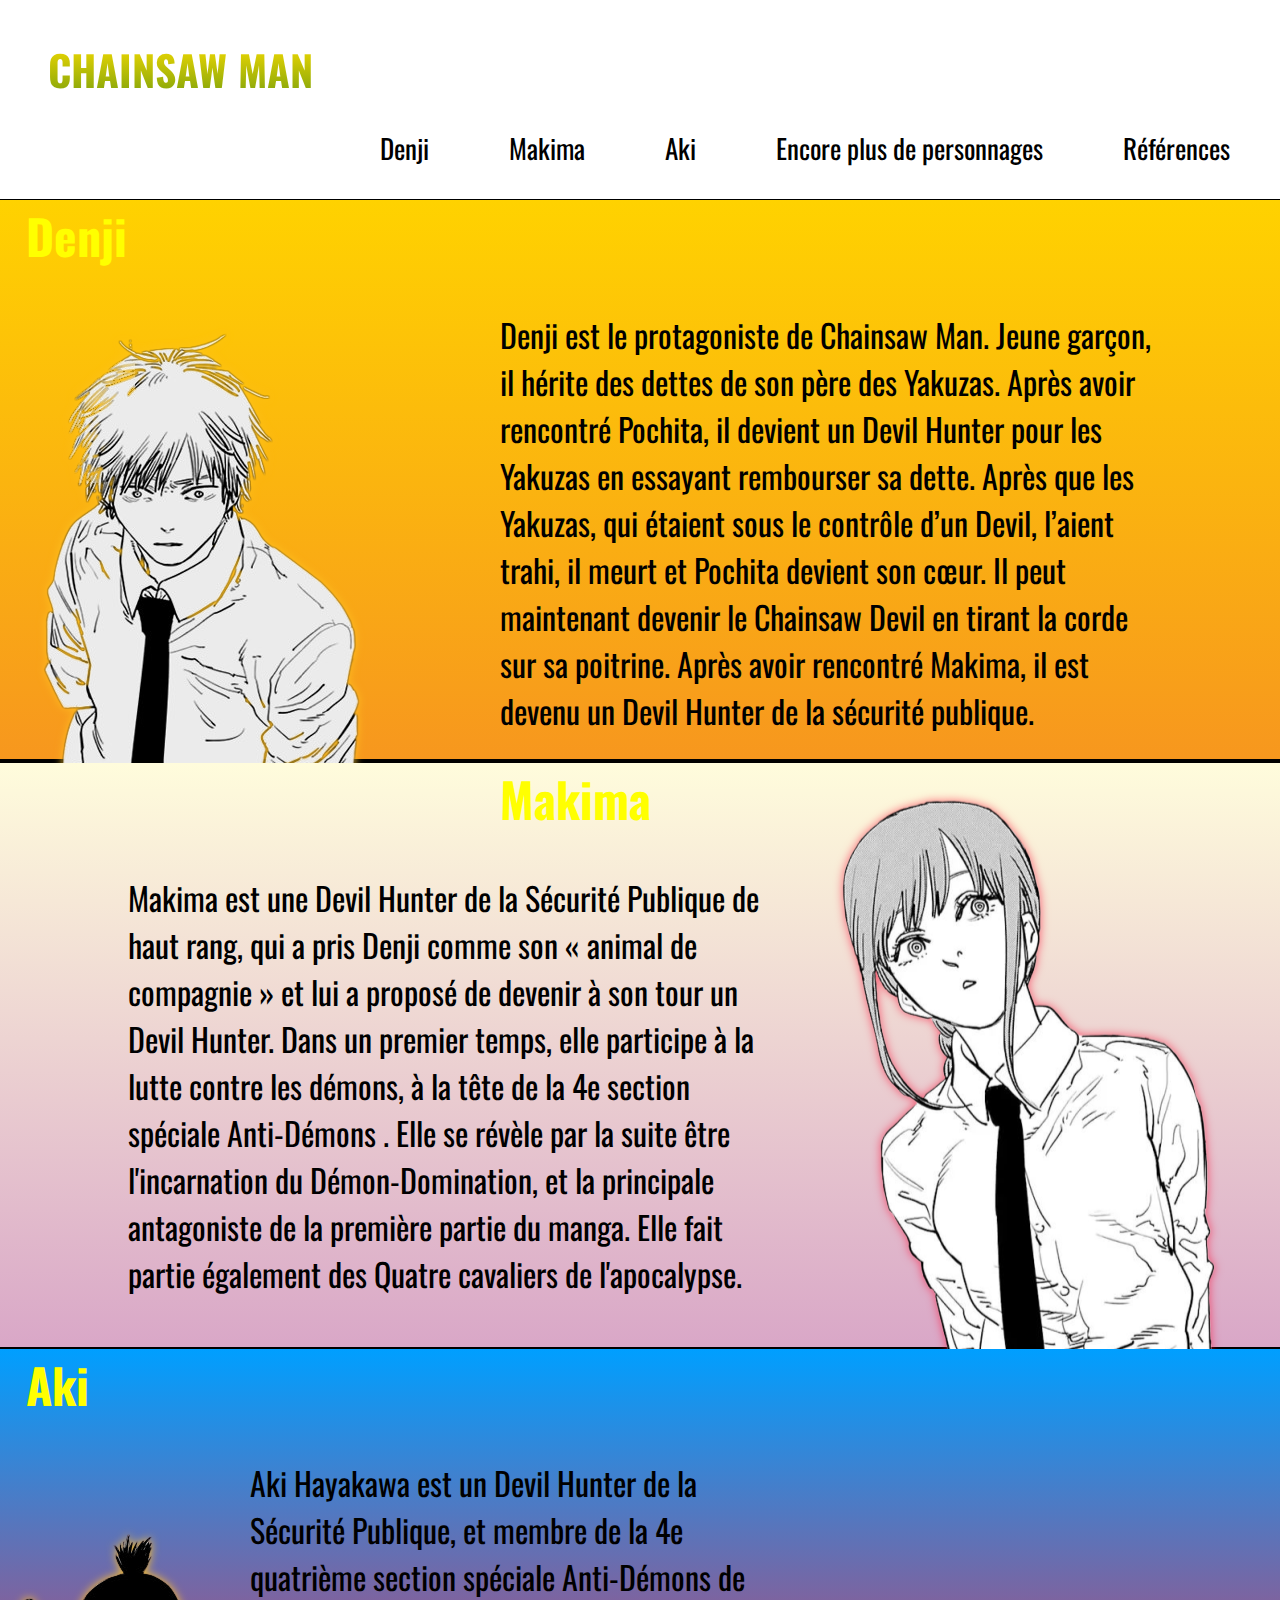
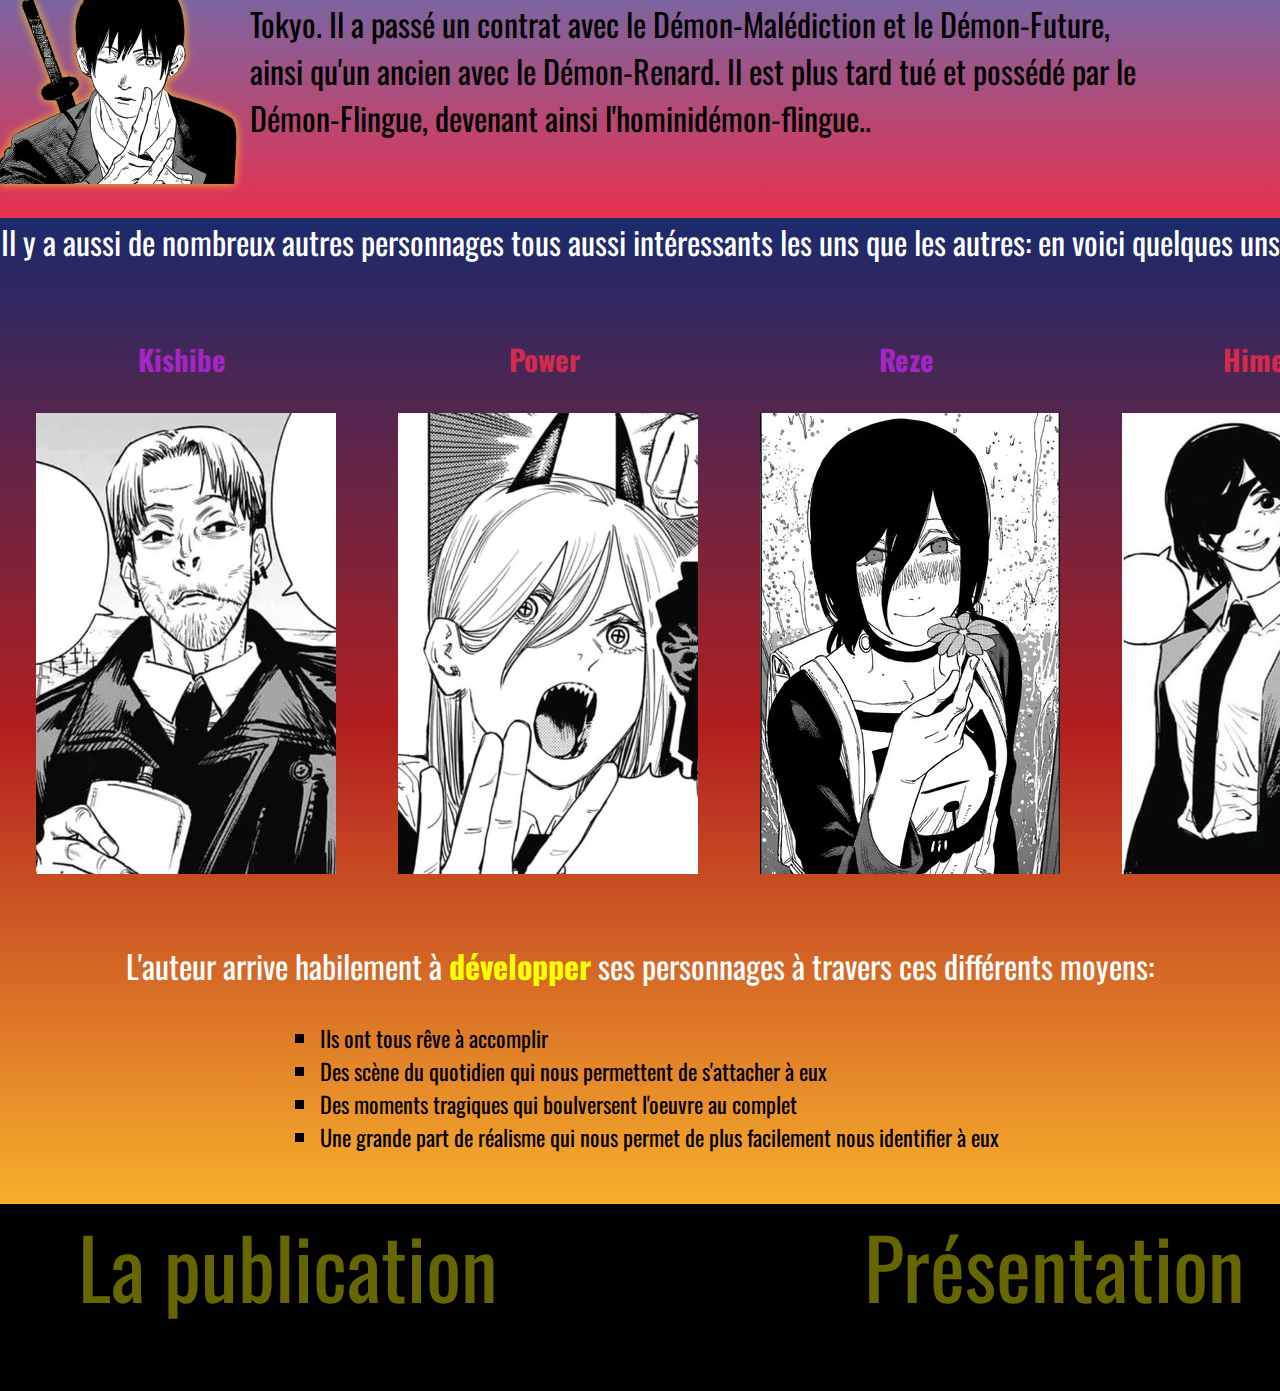
<file: HTML/personnages.html>
<!DOCTYPE html>
<head>
    <meta charset="UTF-8">
    <link rel="stylesheet" href="../CSS/style.css">
    <title>Document</title>
</head>
<body>
    
    <header>
        <h1 class="titre">CHAINSAW MAN</h1>
        <ul class="Parties">
            <li><a href="#denji">Denji</a></li>
            <li><a href="#makima" >Makima</a></li>
            <li><a href="#aki">Aki</a></li>
            <li><a href="#tab-personnages">Encore plus de personnages</a></li>
            <li><a href="../HTML/références.html">Références</a></li>
        </ul>
    </header>

    <section id="denji">
            <h2 class="titre-texte">Denji</h2>
            <img src="../images/denji-removebg-preview.png" id="image-denji">
            <p id="texte-denji">Denji est le protagoniste de Chainsaw Man. Jeune garçon, il hérite des dettes de son père des Yakuzas. Après avoir rencontré Pochita, il devient un Devil Hunter pour les Yakuzas en
            essayant
            rembourser sa dette. Après que les Yakuzas, qui étaient sous le contrôle d’un Devil, l’aient trahi, il meurt et Pochita devient son cœur. 
            Il peut maintenant devenir le Chainsaw Devil en tirant la corde sur sa poitrine. Après avoir rencontré Makima, il est devenu un Devil Hunter de la sécurité publique.
            </p>
    </section>

    <section id="makima">
        
            <h2 class="titre-texte">Makima</h2>
            <img src="../images/makima manga.png" id="image-makima">
            <p id="texte-makima">Makima est une Devil Hunter de la Sécurité Publique de haut rang, qui a pris Denji comme son « animal de compagnie » et lui a proposé de devenir à son tour un Devil Hunter. Dans un premier temps, elle participe à la lutte contre les démons, à la tête de la 4e section spéciale Anti-Démons
                . Elle se révèle par la suite être l'incarnation du Démon-Domination, et la principale antagoniste de la première partie du manga. Elle fait partie également
                des Quatre cavaliers de l'apocalypse.
            </p>
       
    </section>

    <section id="aki">
     
            <h2 class="titre-texte">Aki</h2>
            <img src="../images/aki-removebg-preview.png" id="image-aki">
            <p id="texte-denji">Aki Hayakawa  est un Devil Hunter de la Sécurité Publique, et membre de la 4e quatrième section spéciale Anti-Démons de Tokyo. Il a passé un contrat avec
                 le Démon-Malédiction et le Démon-Future,
                 ainsi qu'un ancien avec le Démon-Renard. Il est plus tard tué et possédé par le Démon-Flingue, devenant ainsi l'hominidémon-flingue..
            </p>
        
    </section>



    <section id="tab-personnages">
        <p>Il y a aussi de nombreux autres personnages tous aussi intéressants les uns que les autres: en voici quelques uns</p>
        <table>
            <tr>
                <th class="a">Kishibe</th>
                <th class="b">Power</th>
                <th class="a">Reze</th>
                <th class="b">Himeno</th>
            </tr>
            <tr>
                <td><img src="../images/Kishibe_29.jpg" ></td>
                <td><img src="../images/Power.jpg" ></td>
                <td><img src="../images/Reze.jpg" ></td>
                <td><img src="../images/Himeno.jpg" ></td>
            </tr>

        </table>

        <p>L'auteur arrive habilement à <span class="important">développer</span> ses personnages à travers ces différents moyens:</p>
                <ul id="liste-personnages">
                    <li>Ils ont tous rêve à accomplir</li>
                    <li>Des scène du quotidien qui nous permettent de s'attacher à eux</li>
                    <li>Des moments tragiques qui boulversent l'oeuvre au complet</li>
                    <li>Une grande part de réalisme qui nous permet de plus facilement nous identifier à eux</li>
                </ul>



    </section>

    <footer>
        <a href="publication.html"><span id="lien-personnages">La publication</span></a>
        <a href="index.html"><span id="lien-presentation">Présentation</span></a>
    </footer>

</body>
</html>
</file>
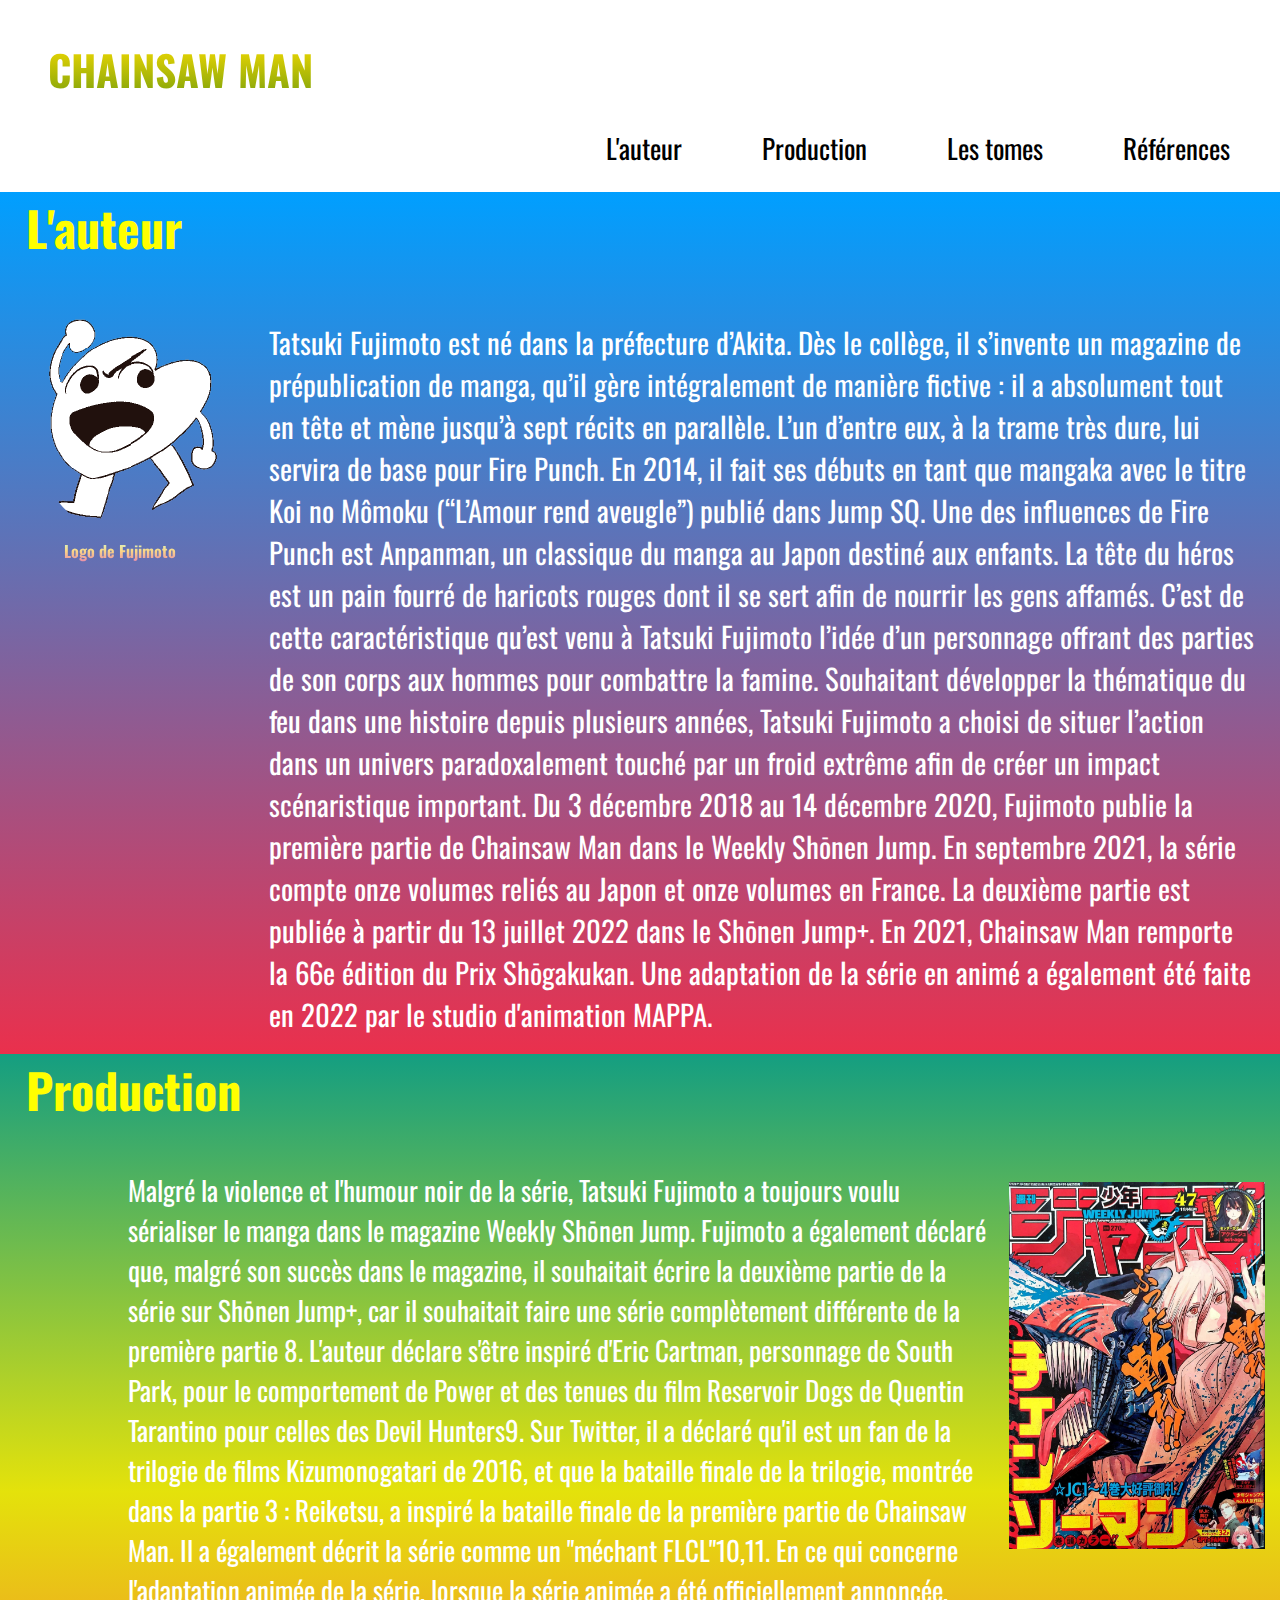
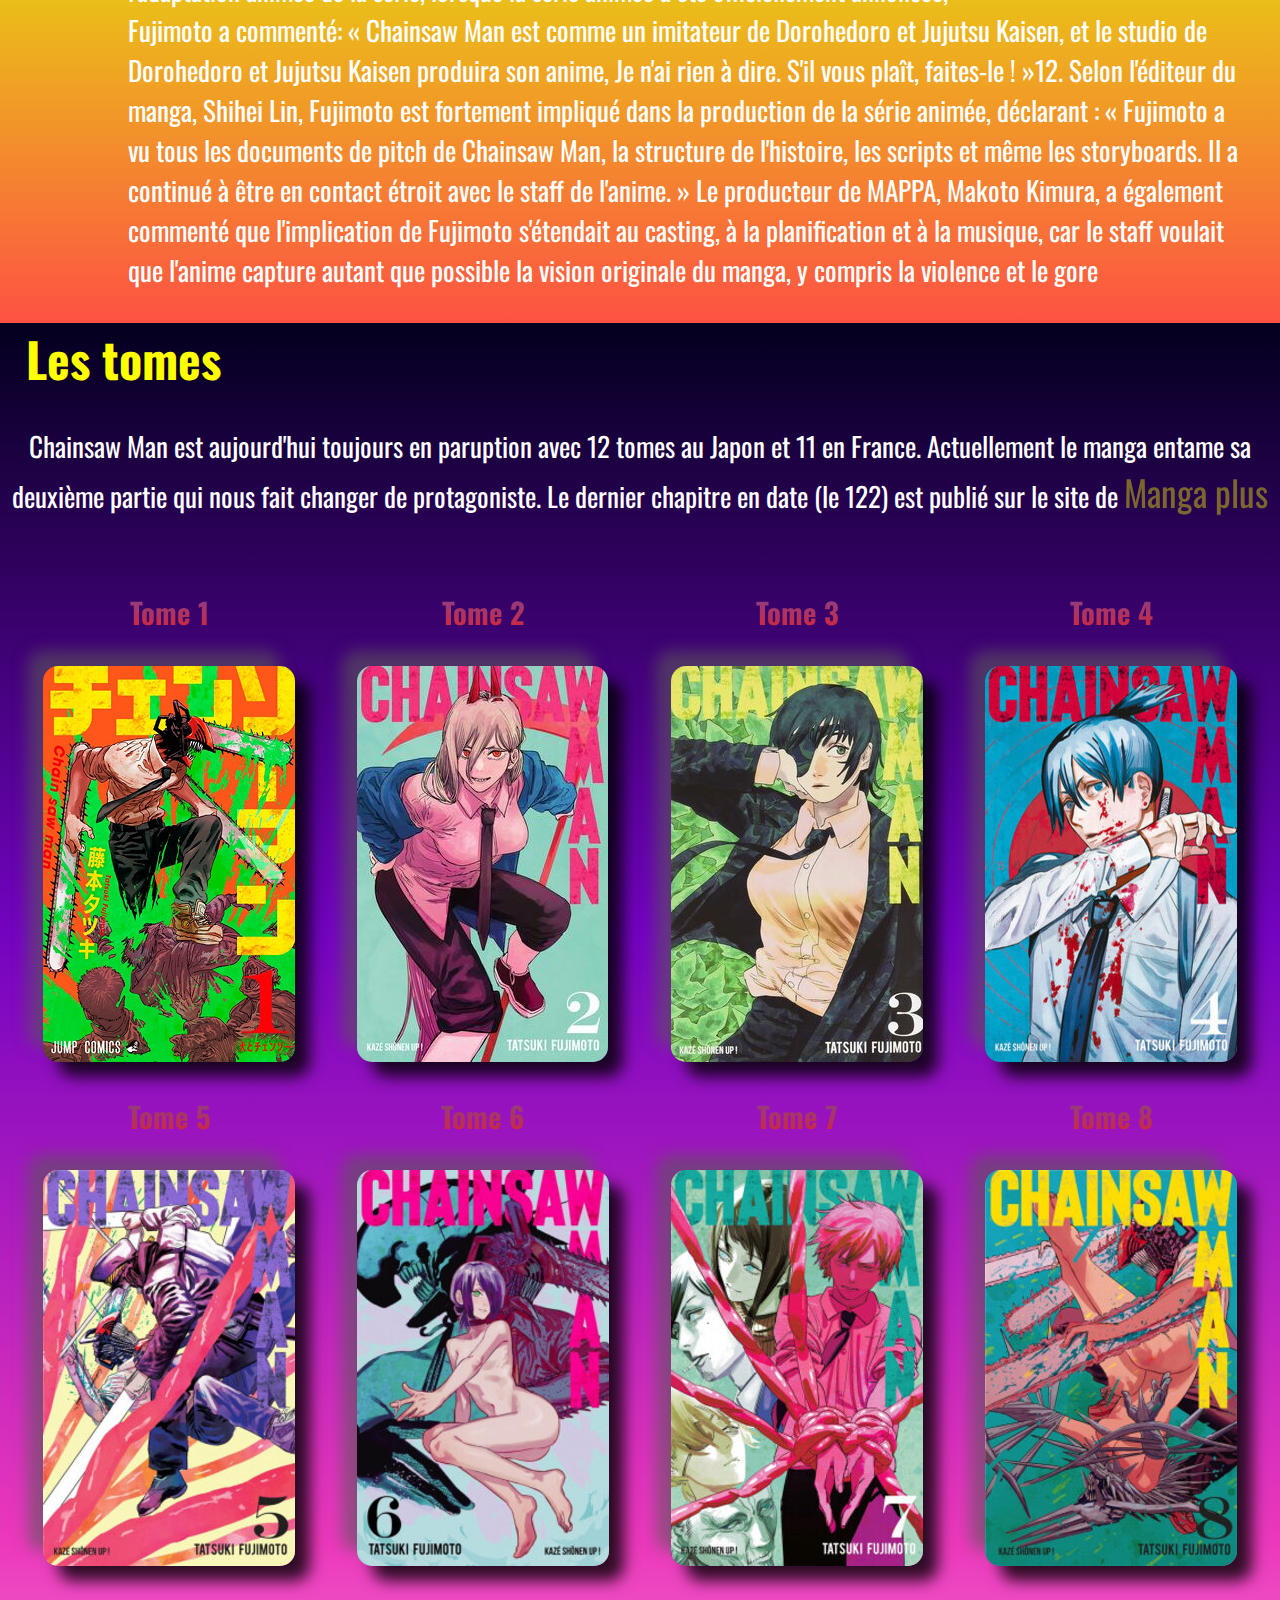
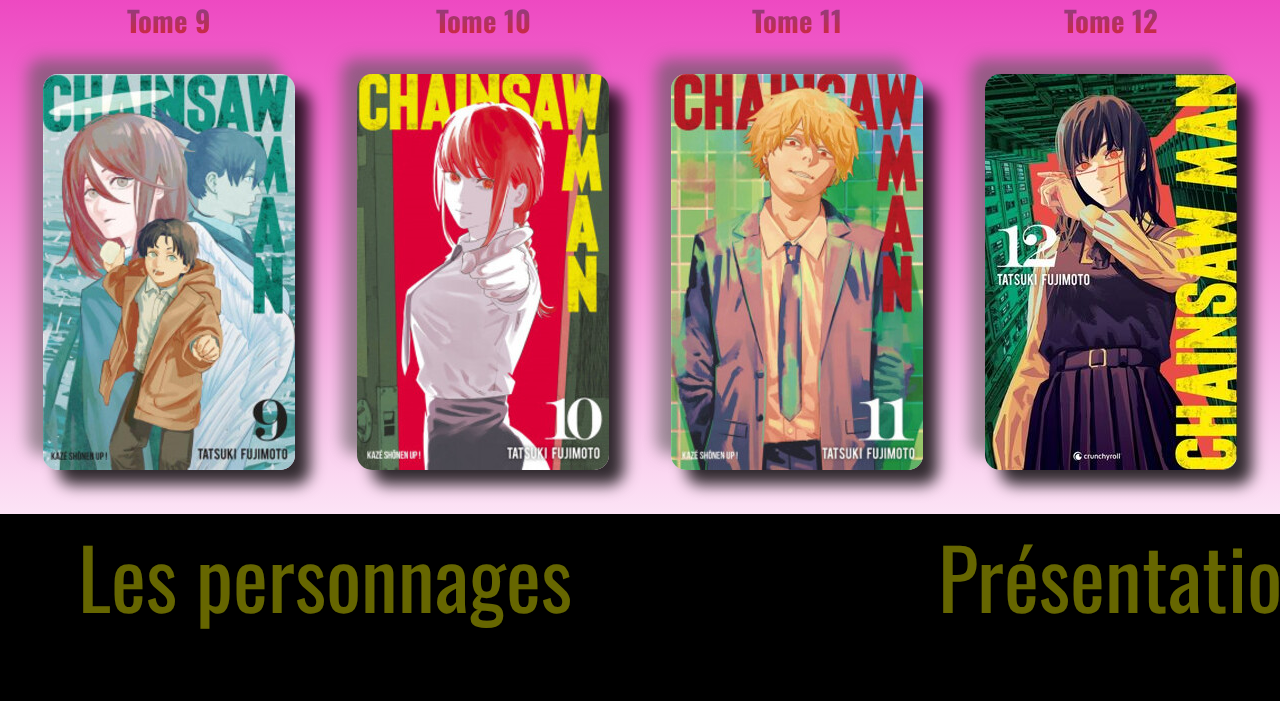
<file: HTML/publication.html>
<!DOCTYPE html>

<html>

    <head>
        <meta charset="utf-8">
        <title>Test</title>
        <link rel="stylesheet" href="../CSS/style.css">
    </head>

    <body>
        <header>
            <h1 class="titre">CHAINSAW MAN</h1>
            <ul class="Parties">
                <li><a href="#auteur">L'auteur</a></li>
                <li><a href="#production" >Production</a></li>
                <li><a href="#tomes">Les tomes</a></li>
                <li><a href="../HTML/références.html">Références</a></li>
            </ul>
        </header>

        <section id="auteur">
           
                <h1 class="titre-texte">L'auteur</h1>
                <img src="../images/tatsuki-fujimoto.png" alt="tatsuki-fujimoto logo" id="fujimoto">
                <p id="text-logo">Logo de Fujimoto</p>
                <p class="texte-introduction">
                    Tatsuki Fujimoto est né dans la préfecture d’Akita. Dès le collège, il s’invente un magazine de prépublication de manga, qu’il gère intégralement de manière fictive
                     : il a absolument tout en tête et mène jusqu’à sept récits en parallèle. L’un d’entre eux, à la trame très dure, lui servira de base pour Fire Punch. En 2014, il fait ses 
                     débuts en tant que mangaka avec le titre Koi no Mômoku (“L’Amour rend aveugle”) publié dans Jump SQ.
                    Une des influences de Fire Punch est Anpanman, un classique du manga au Japon destiné aux enfants. La tête du héros est un pain fourré de haricots rouges dont il se sert afin de nourrir les gens affamés.
                    C’est de cette caractéristique qu’est venu à Tatsuki Fujimoto l’idée d’un personnage offrant des parties de son corps aux hommes pour combattre la famine. Souhaitant développer la thématique du feu 
                    dans une histoire depuis plusieurs années, Tatsuki Fujimoto a choisi de situer l’action dans un univers paradoxalement touché par un froid extrême afin de créer un impact scénaristique important.
                    Du 3 décembre 2018 au 14 décembre 2020, Fujimoto publie la première partie de Chainsaw Man dans le Weekly Shōnen Jump. En septembre 2021, la série compte onze volumes reliés au Japon et onze volumes en France. La deuxième partie est publiée à partir du 13 juillet 2022 dans le Shōnen Jump+. En 2021, Chainsaw Man remporte la 66e édition du Prix Shōgakukan. Une adaptation de la série en animé a également été faite en 2022 par le studio d'animation MAPPA.


                </p>
            


        </section>

        <section id="production">
           
                <img src="../images/jump-chainsaw.jpg" height="20%" width="20%" id="shonen-jump-cover">
                <h1 class="titre-texte">Production</h1>
                <p class="texte-production">Malgré la violence et l'humour noir de la série, Tatsuki Fujimoto a toujours voulu sérialiser le manga dans le magazine Weekly Shōnen Jump. Fujimoto a également déclaré que,
                     malgré son succès dans le magazine, il souhaitait écrire la deuxième partie de la série sur Shōnen Jump+, car il souhaitait faire une série complètement différente de la première partie
                     8. L'auteur déclare s'être inspiré d'Eric Cartman, personnage de South Park, pour le comportement de Power et des tenues du film Reservoir Dogs de Quentin Tarantino pour celles des Devil 
                     Hunters9. Sur Twitter, il a déclaré qu'il est un fan de la trilogie de films Kizumonogatari de 2016, et que la bataille finale de la trilogie, montrée dans la partie 3 : Reiketsu, a inspiré
                      la bataille finale de la première partie de Chainsaw Man. Il a également décrit la série comme un "méchant FLCL"10,11.
                    En ce qui concerne l'adaptation animée de la série, lorsque la série animée a été officiellement annoncée, Fujimoto a commenté: « Chainsaw Man est comme un imitateur de Dorohedoro
                     et Jujutsu Kaisen, et le studio de Dorohedoro et Jujutsu Kaisen produira son anime, Je n'ai rien à dire. S'il vous plaît, faites-le ! »12. Selon l'éditeur du manga, Shihei Lin, Fujimoto
                      est fortement impliqué dans la production de la série animée, déclarant : « Fujimoto a vu tous les documents de pitch de Chainsaw Man, la structure de l'histoire, les scripts et même les
                       storyboards. Il a continué à être en contact étroit avec le staff de l'anime. » Le producteur de MAPPA, Makoto Kimura, a également commenté que l'implication de Fujimoto s'étendait au casting,
                        à la planification et à la musique, car le staff voulait que l'anime capture autant que possible la vision originale du manga, y compris la violence et le gore</p>
           
        </section>
    
        <section id="tomes">
                <h1 class="titre-texte">Les tomes</h1>
                <p>Chainsaw Man est aujourd'hui toujours en paruption avec 12 tomes au Japon et 11 en France. Actuellement le manga entame sa deuxième partie qui nous fait changer de protagoniste. 
                    Le dernier chapitre en date (le 122) est publié sur le site de <a href="https://mangaplus.shueisha.co.jp/viewer/7000674" target="_blank">Manga plus</a></p>
                
    
                    <table>
                        <tr>
                            <th>Tome 1</th>
                            <th>Tome 2</th>
                            <th>Tome 3</th>
                            <th>Tome 4</th>
                        </tr>
                        <tr>
                            <td><img src="../images/tome1.jpg" ></td>
                            <td><img src="../images/Tome2.jpg" ></td>
                            <td><img src="../images/tome3.jpg" ></td>
                            <td><img src="../images/tome4.jpg" ></td>
                        </tr>
                        <tr>
                            <th>Tome 5</th>
                            <th>Tome 6</th>
                            <th>Tome 7</th>
                            <th>Tome 8</th>
                        </tr>
                        <tr>
                            <td><img src="../images/tome5.jpg" ></td>
                            <td><img src="../images/tome6.jpg" ></td>
                            <td><img src="../images/tome7.jpg" ></td>
                            <td><img src="../images/tome8.jpg" ></td>
                        </tr>
                        <tr>
                            <th>Tome 9</th>
                            <th>Tome 10</th>
                            <th>Tome 11</th>
                            <th>Tome 12</th>
                        </tr>
                        <tr>
                            <td><img src="../images/tome9.jpg" ></td>
                            <td><img src="../images/tome10.jpg" ></td>
                            <td><img src="../images/tome11.jpg" ></td>
                            <td><img src="../images/tome12.jpg" ></td>
                        </tr>

                    </table>

        </section>

        <footer>
            <a href="personnages.html"><span id="lien-personnages">Les personnages</span></a>
            <a href="index.html"><span id="lien-presentation">Présentation</span></a>
        </footer>
    </body>


</html>
</file>
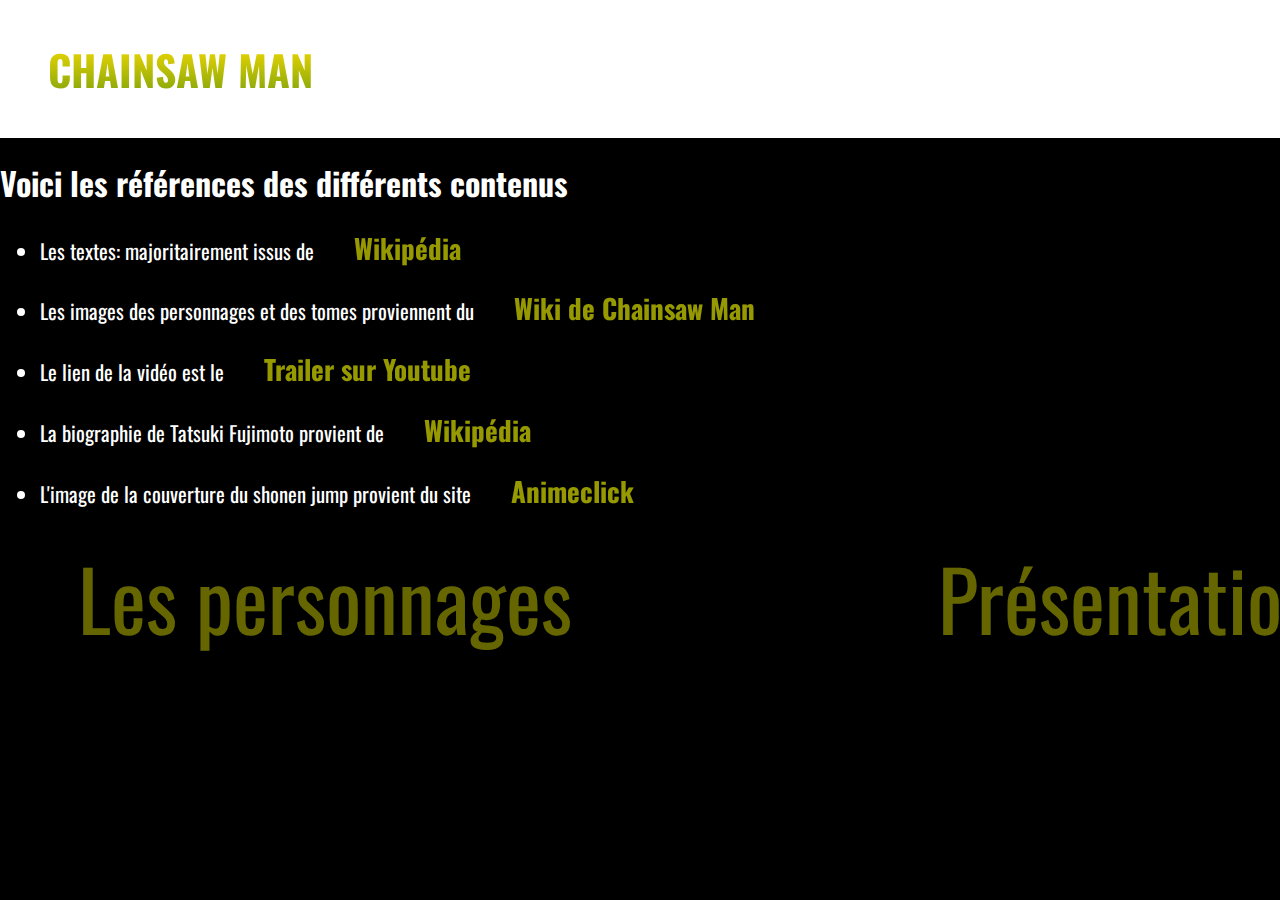
<file: HTML/références.html>
<!DOCTYPE html>
<head>
    <meta charset="UTF-8">
    <link rel="stylesheet" href="../CSS/style.css">
    <title>Document</title>
</head>
<body>



    <header>
        <h1 class="titre">CHAINSAW MAN</h1>
    </header>

    <section id="références">
        <h1>Voici les références des différents contenus</h1>
        <ul id="ref">
            <li><p>Les textes: majoritairement issus de<a href="https://fr.wikipedia.org/wiki/Chainsaw_Man" target="_blank"><span class="important">Wikipédia</span></a></p></li>
            <li><p>Les images des personnages et des tomes proviennent du<a href="https://chainsaw-man.fandom.com/fr/wiki/Cat%C3%A9gorie:Volumes" target="_blank"><span class="important">Wiki de Chainsaw Man</span></a></p></li>
            <li><p>Le lien de la vidéo est le<a href="https://youtu.be/LxsQZNTFfxc" target="_blank"><span class="important">Trailer sur Youtube</span></a></p></li>
            <li><p>La biographie de Tatsuki Fujimoto provient de<a href="https://fr.wikipedia.org/wiki/Tatsuki_Fujimoto" target="_blank"><span class="important">Wikipédia</span></a></p></li>
            <li><p>L'image de la couverture du shonen jump provient du site<a href="https://www.animeclick.it/news/83028-weekly-shonen-jump-diamo-uno-sguardo-al-n%25c2%25b0-47-2019" target="_blank"><span class="important">Animeclick</span></a></p></li>
        </ul>

    </section>



    <footer>
        <a href="personnages.html"><span id="lien-personnages">Les personnages</span></a>
        <a href="index.html"><span id="lien-presentation">Présentation</span></a>
    </footer>


</body>
</html>
</file>
<file: CSS/style.css>
@import url('https://fonts.googleapis.com/css2?family=Oswald:wght@500&display=swap');


*
{
    scroll-behavior: smooth;
}



body
{
    background-color: black;
    margin: 0;
    padding: 0;
    color: white;
    font-family: Oswald;
}


.pulse-anim{
    width: 200px;
    height: 200px;
    border-radius: 50%;
    background: black;
    margin: 100px auto 0;
    box-shadow: 0 0 0 0 black;
    animation: pulse 1.8s infinite;

}

.Parties
{
    font-family: Oswald;
    color: black;
    display: flex;
    justify-content: flex-end;
    list-style-type: none;
}



header, a
{
    text-decoration: none;
    font-size: 1.3em;
    margin: 40px;
    color:black;
    
}

header a:hover
{
    font-weight: bold;
    font-size: 1.4em;
    padding-bottom: 2%;
}

header a:visited
{
    color: black;
}


.titre
{
    padding-left: 3%;
    background:-webkit-linear-gradient(top, #FFE000, #799F0C);
    background-clip:text;
    -webkit-background-clip:text;
    color:transparent;
    font-family: Oswald;
    font-weight: bold;
}


header
{
    background-color: white;
    background-size: cover;
    border: 10px solid white ;
    margin: 0;
    animation: slideHeader 1s ease-out;
   
}

#introduction
{
    background: linear-gradient(#8A2387, #E94057, #F27121);
    background-size:cover ;
    margin: 0;
    animation: slide 1s ease-out;
}


.titre-texte
{
    margin-left: 2%;
    font-size: 3em;
    font-weight: bold;
    color: yellow;
}


.texte-introduction
{
    padding: 2%;
    margin-left: 19%;
    font-size: 1.8em;
    animation: slide 3s ease;
    animation: fade 4s ease;
}

#introduction, img
{
    float: left;
    padding-left: 1.2%;
    padding-bottom: 1.1%;

}

#couverture
{
    margin-left: -2%;
    transition: transform 0.6s;
}

#couverture:hover
{
    transform: scale(120%);
    border-radius: 15px;
    
}

.texte-histoire
{
    margin: 2.5%;
    margin-left: 12%;
    font-size: 1.7em;
    animation: fade 4s ease;
}



video
{

    position: relative;
    min-width: 100%;
    top: 50%;
    left: 50%;
    z-index: -100;
    transform: translate(-50%, -91%);
}

table,
td {
    border: 1px solid yellow;
    text-align: center;
    font-size: 1.8em;
}



#pourquoi-lire
{
    position: absolute;
    transform: translate(20%, -130%);
    margin: auto;
    height: 30%;
    width: 70%;
}



#lien-personnages
{
    position: relative;
    left: 3%;
    font-size: 4em;
    color: yellow;
    opacity: 0.4;
}

#lien-personnages:hover
{
    opacity: 1;
    text-shadow: 0 0 100px #FFE000;
}

#lien-publication
{
    position: relative;
    bottom: 0;
    left: 25%;
    font-size: 4em;
    color: yellow;
    opacity: 0.4;
}

#lien-publication:hover
{
    opacity: 1;
    text-shadow: 0 0 100px #FFE000;
}



#lien-presentation
{
    position: relative;
    bottom: 0;
    left: 25%;
    font-size: 4em;
    color: yellow;
    opacity: 0.4;
}

footer
{
    margin-top: -3%;
    position: relative;
    background-color: black;
    background-size:cover ;
    position: relative;
    z-index: 100;
    padding-bottom: 5%;

}



#lien-publication:hover
{
    opacity: 1;
    text-shadow: 0 0 100px #FFE000;
}

#lien-presentation:hover
{
    opacity: 1;
    text-shadow: 0 0 100px #FFE000;
}

/* Partie ------------------------------------  Publication **/

#auteur
{
    background: linear-gradient(#009FFF, #ec2F4B) ;
    background-size:cover ;
    margin: 0;
    margin-top: -3%;
    animation: slide 1s ease-out;
}

#production
{
    background: linear-gradient(#149e81, #e4e20b,  #fe5044) ;
    background-size:cover ;
    margin: 0;
    margin-top: -3%;
    animation: slide 1s ease-out;
}

#shonen-jump-cover
{
    float: right;
    padding-right: 1.2%;
    padding-top: 10%;
    padding-bottom: 2%;
}


#shonen-jump-cover
{
    position: relative;
    max-width: 50%;
    max-height: 50%;
}


#shonen-jump-cover:hover
{
    animation: zoom 3s infinite;
}

#fujimoto
{
    margin-left: 1.3%;
    border-radius: 50%/50%;
    animation: pulse 2s infinite;
}

#text-logo
{
    position: absolute;
    margin-top: 19%;
    margin-left: 5%;
    background:-webkit-linear-gradient(top, #C6FFDD,#FBD786 , #E684AE);
    background-clip:text;
    -webkit-background-clip:text;
    color:transparent;
    font-family: Oswald;
    font-weight: bold;
    
}

#tomes
{
    background: linear-gradient(#03001e, #7303c0, #ec38bc, #fdeff9) ;
    background-size:cover ;
    margin: 0;
    margin-top: -3%;
    animation: slide 1s ease-out;
    padding-bottom: 4%;
}

#tomes p
{
    font-size: 1.7em;
    margin: auto;
    text-align: center;
}

#tomes a
{
    font-size: 1.3em;
    margin: auto;
    text-align: center;
    color: yellow;
    opacity: 0.4;
}

#tomes a:hover
{
    opacity: 1;
    text-shadow: 0 0 100px #e4e20b;
}

#tomes table
{
    margin:auto;
    margin-top: 70px;
    border: none;
}

#tomes img
{   
    border-radius: 15px;
    padding: 0;
    box-shadow: -15px -15px 15px rgb(90, 89, 89, 0.6), 15px 15px 15px rgb(0, 0, 0, 0.8);
    transition: transform 0.6s;
}

#tomes img:hover
{
    transform: scale(1.08);
}

#tomes td
{
    border:none;
    padding: 30px;
}

#tomes th
{
    background:-webkit-linear-gradient(top, #7b4397, #dc2430);
    background-clip:text;
    -webkit-background-clip:text;
    color:transparent;
    font-family: Oswald;
    font-weight: bold;
}

.texte-production
{
    padding: 3%;
    margin-top: -2%;
    margin-left: 7%;
    font-size: 1.7em;
    animation: fade 4s ease;
}


/*partie ------------------------------- personnages*/

#denji
{
    background: linear-gradient(#FFD200,#F7971E);
    background-size:cover ;
    animation: slide 1s ease-out;
    position: relative;
    margin-top: -3%;
    z-index: 1;
}

#texte-denji
{
    font-size: 2em;
    text-align: left;
    color: black;
    padding-right: 10%;
    padding-bottom: 2%;
}

#image-denji
{
    float: left;
    filter: drop-shadow(0 0 5px rgb(255, 196, 35));
    padding: 0;
    animation: aura-denji 2s infinite linear;
}

#makima
{
    background: linear-gradient(#fffcdc, #d9a7c7) ;
    background-size:cover ;
    animation: slide 1s ease-out;
    position: relative;
    margin-top: -2.8%;
    z-index: 2;
    
   
}

#image-makima
{
    float: right;
    filter: drop-shadow(0 0 5px rgba(255, 0, 43, 0.6));
    padding: 0;
    animation: aura-makima 2s infinite linear;
    transform: translate(0, -15%)
    
}

#texte-makima
{
    font-size: 2em;
    text-align: left;
    color: black;
    padding-bottom: 50px;
    padding-left: 10%;
    z-index: -100;
}


#aki
{
    background: linear-gradient(#009FFF, #ec2F4B);
    background-size:cover ;
    z-index: 100;
    margin-top: -3%;
    padding-bottom: 2%;
    animation: slide 1s ease-out;
    position: relative;
    z-index: 3;

}

#image-aki
{
    float: left;
    filter: drop-shadow(0 0 5px rgb(255, 196, 35));
    position: relative;
    
    padding: 0;
    animation: aura-aki 2s infinite linear;
    transform: translate(0, 30%);
}

#tab-personnages p
{
    text-align: center;
    font-size: 2em;
}

#tab-personnages
{
    background: linear-gradient(#1a2a6c, #b21f1f, #fdbb2d);
    background-size:cover ;
    z-index: 50;
    margin-top: -3%;
    padding-bottom: 2%;
    animation: slide 1s ease-out;
    position: relative;
    z-index: 3;
}

#tab-personnages table
{
    margin:auto;
    margin-top: 70px;
    border: none;
}

#tab-personnages td
{
    border:none;
    padding: 30px;
}

#tab-personnages img
{
    transition: transform 0.6s;

}

#tab-personnages img:hover
{
    transform: scale(1.08);
    box-shadow: 0px 0px 10px red;
}


#liste-personnages
{
    list-style-type: square;
    font-size: 1.4em;
    margin-bottom: 5%;
    color: rgb(0, 0, 0);
    padding-left: 25%;
}

.important
{
    color:#fbff00;
    font-weight: bold;
}

.a
{
    color: rgba(182, 38, 218, 0.842)
}

.b
{
    color:rgba(238, 44, 76, 0.842)
}

#ref
{
    font-size: 1.3em;
    margin-bottom: 5%;

}

#ref a
{
    opacity: 0.6;
}

#ref a:hover
{
    opacity: 1;
    text-shadow: 0px 0px 10px yellow;
}


@keyframes aura-aki {
    from, to{
        filter: drop-shadow(0 0 5px rgb(2, 154, 255));
    }
    50%{
        filter: drop-shadow(0 0 30px rgb(236, 0, 0));
    }
}





@keyframes aura-denji {
    from, to{
        filter: drop-shadow(0 0 5px rgb(255, 196, 35));
    }
    50%{
        filter: drop-shadow(0 0 30px rgb(76, 226, 88));
    }
}


@keyframes aura-makima {
    from, to{
        filter: drop-shadow(0 0 5px rgba(255, 0, 43, 0.6));
    }
    50%{
        filter: drop-shadow(0 0 30px rgb(253, 143, 115));
    }
}



@keyframes slide {
    0%{
        transform: translate(0,100%);
    }
    100%{
        transform: translate(0);
    }
}

@keyframes slideHeader
{
    0%{
        transform: translate(0,-100%);
    }
    100%{
        transform: translate(0);
    }
}


@keyframes fade{
    0%{
        opacity: 0;
    }

    100%
    {
        opacity: 1;
    }

}



@keyframes pulse{
    0%{
        box-shadow: 0 0 0 0px rgba(32, 189, 1, 0);
    }
    50%{
        box-shadow: 0 0 0 18px #E684AE;
    }
    100%{
        box-shadow: 0 0 0 0px rgba(32, 189, 1, 0);
 
    }
}
</file>
